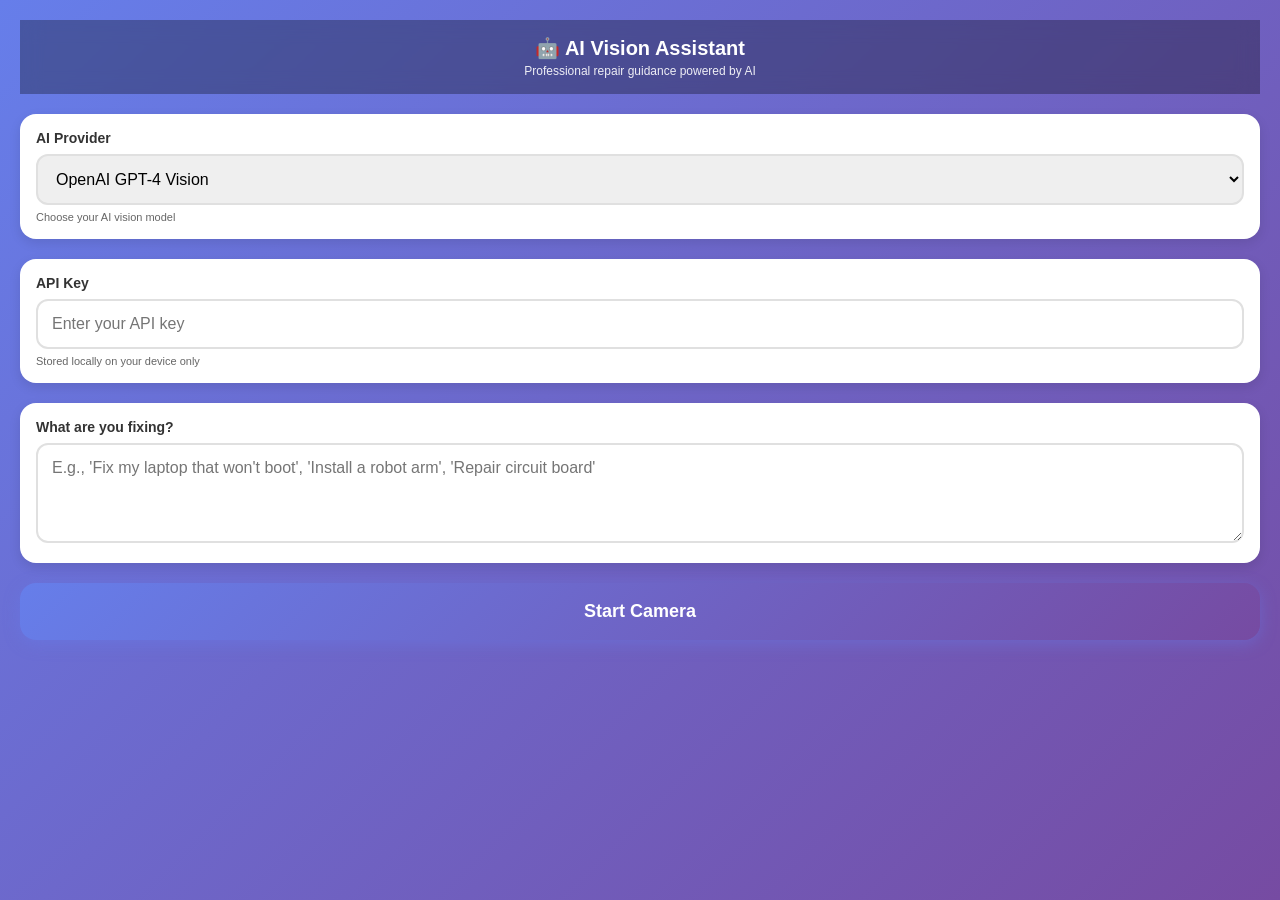
<file: vision-app/www/index.html>
<!DOCTYPE html>
<html lang="en">
<head>
    <meta charset="UTF-8">
    <meta name="viewport" content="width=device-width, initial-scale=1.0, maximum-scale=1.0, user-scalable=no">
    <meta name="mobile-web-app-capable" content="yes">
    <meta name="apple-mobile-web-app-capable" content="yes">
    <meta name="apple-mobile-web-app-status-bar-style" content="black-translucent">
    <title>AI Vision Assistant</title>
    <style>
        * {
            margin: 0;
            padding: 0;
            box-sizing: border-box;
            -webkit-tap-highlight-color: transparent;
        }

        body {
            font-family: -apple-system, BlinkMacSystemFont, 'Segoe UI', Roboto, Oxygen, Ubuntu, Cantarell, sans-serif;
            background: #000;
            overflow: hidden;
            width: 100vw;
            height: 100vh;
            position: fixed;
        }

        .app-container {
            width: 100%;
            height: 100%;
            display: flex;
            flex-direction: column;
            background: linear-gradient(135deg, #667eea 0%, #764ba2 100%);
        }

        /* Header */
        .header {
            background: rgba(0, 0, 0, 0.3);
            color: white;
            padding: 16px;
            padding-top: max(16px, env(safe-area-inset-top));
            text-align: center;
            backdrop-filter: blur(10px);
        }

        .header h1 {
            font-size: 20px;
            margin-bottom: 4px;
        }

        .header p {
            font-size: 12px;
            opacity: 0.9;
        }

        /* Setup View */
        .setup-view {
            flex: 1;
            padding: 20px;
            overflow-y: auto;
            display: flex;
            flex-direction: column;
            gap: 20px;
        }

        .setup-section {
            background: white;
            border-radius: 16px;
            padding: 16px;
            box-shadow: 0 4px 12px rgba(0, 0, 0, 0.1);
        }

        .setup-section label {
            display: block;
            font-weight: 600;
            margin-bottom: 8px;
            color: #333;
            font-size: 14px;
        }

        .setup-section select,
        .setup-section input,
        .setup-section textarea {
            width: 100%;
            padding: 14px;
            border: 2px solid #e0e0e0;
            border-radius: 12px;
            font-size: 16px;
            font-family: inherit;
        }

        .setup-section textarea {
            min-height: 100px;
            resize: vertical;
        }

        .api-info {
            font-size: 11px;
            color: #666;
            margin-top: 6px;
        }

        .btn-primary {
            width: 100%;
            padding: 18px;
            background: linear-gradient(135deg, #667eea 0%, #764ba2 100%);
            color: white;
            border: none;
            border-radius: 16px;
            font-size: 18px;
            font-weight: 600;
            cursor: pointer;
            box-shadow: 0 4px 16px rgba(102, 126, 234, 0.4);
        }

        .btn-primary:active {
            transform: scale(0.98);
        }

        /* Camera View */
        .camera-view {
            display: none;
            flex: 1;
            flex-direction: column;
            background: #000;
        }

        .camera-view.active {
            display: flex;
        }

        .camera-container {
            flex: 1;
            position: relative;
            background: #000;
            overflow: hidden;
        }

        .camera-preview {
            width: 100%;
            height: 100%;
            object-fit: cover;
        }

        .preview-image {
            width: 100%;
            height: 100%;
            object-fit: contain;
            display: none;
        }

        .preview-image.active {
            display: block;
        }

        /* Camera Controls */
        .camera-controls {
            position: absolute;
            bottom: max(30px, env(safe-area-inset-bottom));
            left: 0;
            right: 0;
            display: flex;
            justify-content: center;
            align-items: center;
            gap: 24px;
            padding: 0 20px;
        }

        .btn-capture {
            width: 80px;
            height: 80px;
            border-radius: 50%;
            border: 4px solid white;
            background: rgba(255, 255, 255, 0.95);
            box-shadow: 0 4px 16px rgba(0, 0, 0, 0.3);
            cursor: pointer;
            transition: all 0.2s;
        }

        .btn-capture:active {
            transform: scale(0.95);
        }

        .btn-flip {
            width: 50px;
            height: 50px;
            border-radius: 50%;
            background: rgba(255, 255, 255, 0.2);
            backdrop-filter: blur(10px);
            border: none;
            color: white;
            display: flex;
            align-items: center;
            justify-content: center;
            cursor: pointer;
        }

        /* Result Panel */
        .result-panel {
            background: white;
            border-radius: 24px 24px 0 0;
            padding: 20px;
            padding-bottom: max(20px, env(safe-area-inset-bottom));
            max-height: 50vh;
            overflow-y: auto;
            display: none;
        }

        .result-panel.active {
            display: block;
        }

        .result-status {
            display: inline-block;
            padding: 8px 16px;
            border-radius: 20px;
            font-size: 13px;
            font-weight: 600;
            margin-bottom: 12px;
        }

        .status-correct { background: #d4edda; color: #155724; }
        .status-needs_adjustment { background: #fff3cd; color: #856404; }
        .status-problem_found { background: #f8d7da; color: #721c24; }
        .status-unclear { background: #d1ecf1; color: #0c5460; }

        .result-instruction {
            font-size: 18px;
            line-height: 1.5;
            color: #333;
            margin: 12px 0;
            font-weight: 500;
        }

        .result-next-steps {
            margin: 12px 0;
            padding: 12px;
            background: #f0f0ff;
            border-radius: 12px;
            color: #667eea;
            font-weight: 600;
        }

        .result-reasoning {
            font-size: 13px;
            color: #666;
            font-style: italic;
            margin-top: 12px;
            padding-top: 12px;
            border-top: 1px solid #e0e0e0;
        }

        .action-buttons {
            display: flex;
            gap: 12px;
            margin-top: 16px;
        }

        .btn-secondary {
            flex: 1;
            padding: 16px;
            background: white;
            color: #667eea;
            border: 2px solid #667eea;
            border-radius: 12px;
            font-size: 16px;
            font-weight: 600;
            cursor: pointer;
        }

        /* Loading Overlay */
        .loading-overlay {
            position: absolute;
            inset: 0;
            background: rgba(0, 0, 0, 0.7);
            display: none;
            align-items: center;
            justify-content: center;
            z-index: 100;
        }

        .loading-overlay.active {
            display: flex;
        }

        .loading-box {
            background: white;
            border-radius: 20px;
            padding: 24px 32px;
            display: flex;
            align-items: center;
            gap: 16px;
        }

        .spinner {
            width: 24px;
            height: 24px;
            border: 3px solid rgba(102, 126, 234, 0.3);
            border-radius: 50%;
            border-top-color: #667eea;
            animation: spin 1s ease-in-out infinite;
        }

        @keyframes spin {
            to { transform: rotate(360deg); }
        }

        .error-message {
            background: #f8d7da;
            color: #721c24;
            padding: 16px;
            border-radius: 12px;
            margin: 16px 20px;
            font-size: 14px;
        }

        .hidden {
            display: none !important;
        }

        /* Voice Controls */
        .voice-controls {
            margin-top: 16px;
            padding-top: 16px;
            border-top: 1px solid #e0e0e0;
        }

        .btn-voice {
            width: 100%;
            padding: 16px;
            background: linear-gradient(135deg, #667eea 0%, #764ba2 100%);
            color: white;
            border: none;
            border-radius: 12px;
            font-size: 16px;
            font-weight: 600;
            cursor: pointer;
            display: flex;
            align-items: center;
            justify-content: center;
            gap: 8px;
            transition: all 0.3s ease;
        }

        .btn-voice:active {
            transform: scale(0.98);
        }

        .btn-voice.listening {
            background: linear-gradient(135deg, #f093fb 0%, #f5576c 100%);
            animation: pulse 1.5s ease-in-out infinite;
        }

        @keyframes pulse {
            0%, 100% { transform: scale(1); opacity: 1; }
            50% { transform: scale(1.02); opacity: 0.9; }
        }

        /* Voice Q&A Display */
        .voice-qa {
            margin: 16px 0;
            padding: 12px;
            background: #f8f9fa;
            border-radius: 12px;
            border-left: 4px solid #667eea;
        }

        .voice-question {
            font-size: 14px;
            color: #333;
            margin-bottom: 8px;
        }

        .voice-question strong {
            color: #667eea;
        }

        .voice-answer {
            font-size: 14px;
            color: #555;
            line-height: 1.5;
        }

        .voice-answer strong {
            color: #764ba2;
        }

        /* Safe area support */
        @supports (padding: max(0px)) {
            .app-container {
                padding-bottom: env(safe-area-inset-bottom);
            }
        }
    </style>
</head>
<body>
    <div class="app-container">
        <!-- Setup View -->
        <div id="setupView" class="setup-view">
            <div class="header">
                <h1>🤖 AI Vision Assistant</h1>
                <p>Professional repair guidance powered by AI</p>
            </div>

            <div class="setup-section">
                <label for="aiProvider">AI Provider</label>
                <select id="aiProvider">
                    <option value="openai">OpenAI GPT-4 Vision</option>
                    <option value="anthropic">Anthropic Claude Sonnet</option>
                </select>
                <p class="api-info">Choose your AI vision model</p>
            </div>

            <div class="setup-section">
                <label for="apiKey">API Key</label>
                <input type="password" id="apiKey" placeholder="Enter your API key">
                <p class="api-info">Stored locally on your device only</p>
            </div>

            <div class="setup-section">
                <label for="taskDescription">What are you fixing?</label>
                <textarea id="taskDescription" placeholder="E.g., 'Fix my laptop that won't boot', 'Install a robot arm', 'Repair circuit board'"></textarea>
            </div>

            <button class="btn-primary" onclick="startApp()">Start Camera</button>
        </div>

        <!-- Camera View -->
        <div id="cameraView" class="camera-view">
            <div class="header">
                <h1>📸 Take Photo</h1>
                <p id="statusText">Point camera at the problem</p>
            </div>

            <div class="camera-container">
                <img id="cameraPreview" class="camera-preview" alt="Camera feed">
                <img id="photoPreview" class="preview-image" alt="Captured photo">

                <div id="loadingOverlay" class="loading-overlay">
                    <div class="loading-box">
                        <div class="spinner"></div>
                        <span style="font-weight: 600; color: #333;">Analyzing...</span>
                    </div>
                </div>

                <div class="camera-controls" id="cameraControls">
                    <button class="btn-flip" onclick="flipCamera()">
                        <svg width="28" height="28" viewBox="0 0 24 24" fill="none" stroke="currentColor" stroke-width="2">
                            <path d="M11 19H4a2 2 0 0 1-2-2V7a2 2 0 0 1 2-2h5"/>
                            <path d="M13 5h7a2 2 0 0 1 2 2v10a2 2 0 0 1-2 2h-5"/>
                            <path d="m15 9-3 3 3 3"/>
                            <path d="m9 15 3-3-3-3"/>
                        </svg>
                    </button>
                    <button class="btn-capture" onclick="capturePhoto()"></button>
                </div>
            </div>

            <div id="resultPanel" class="result-panel"></div>
        </div>
    </div>

    <script src="app.js"></script>
</body>
</html>
</file>
